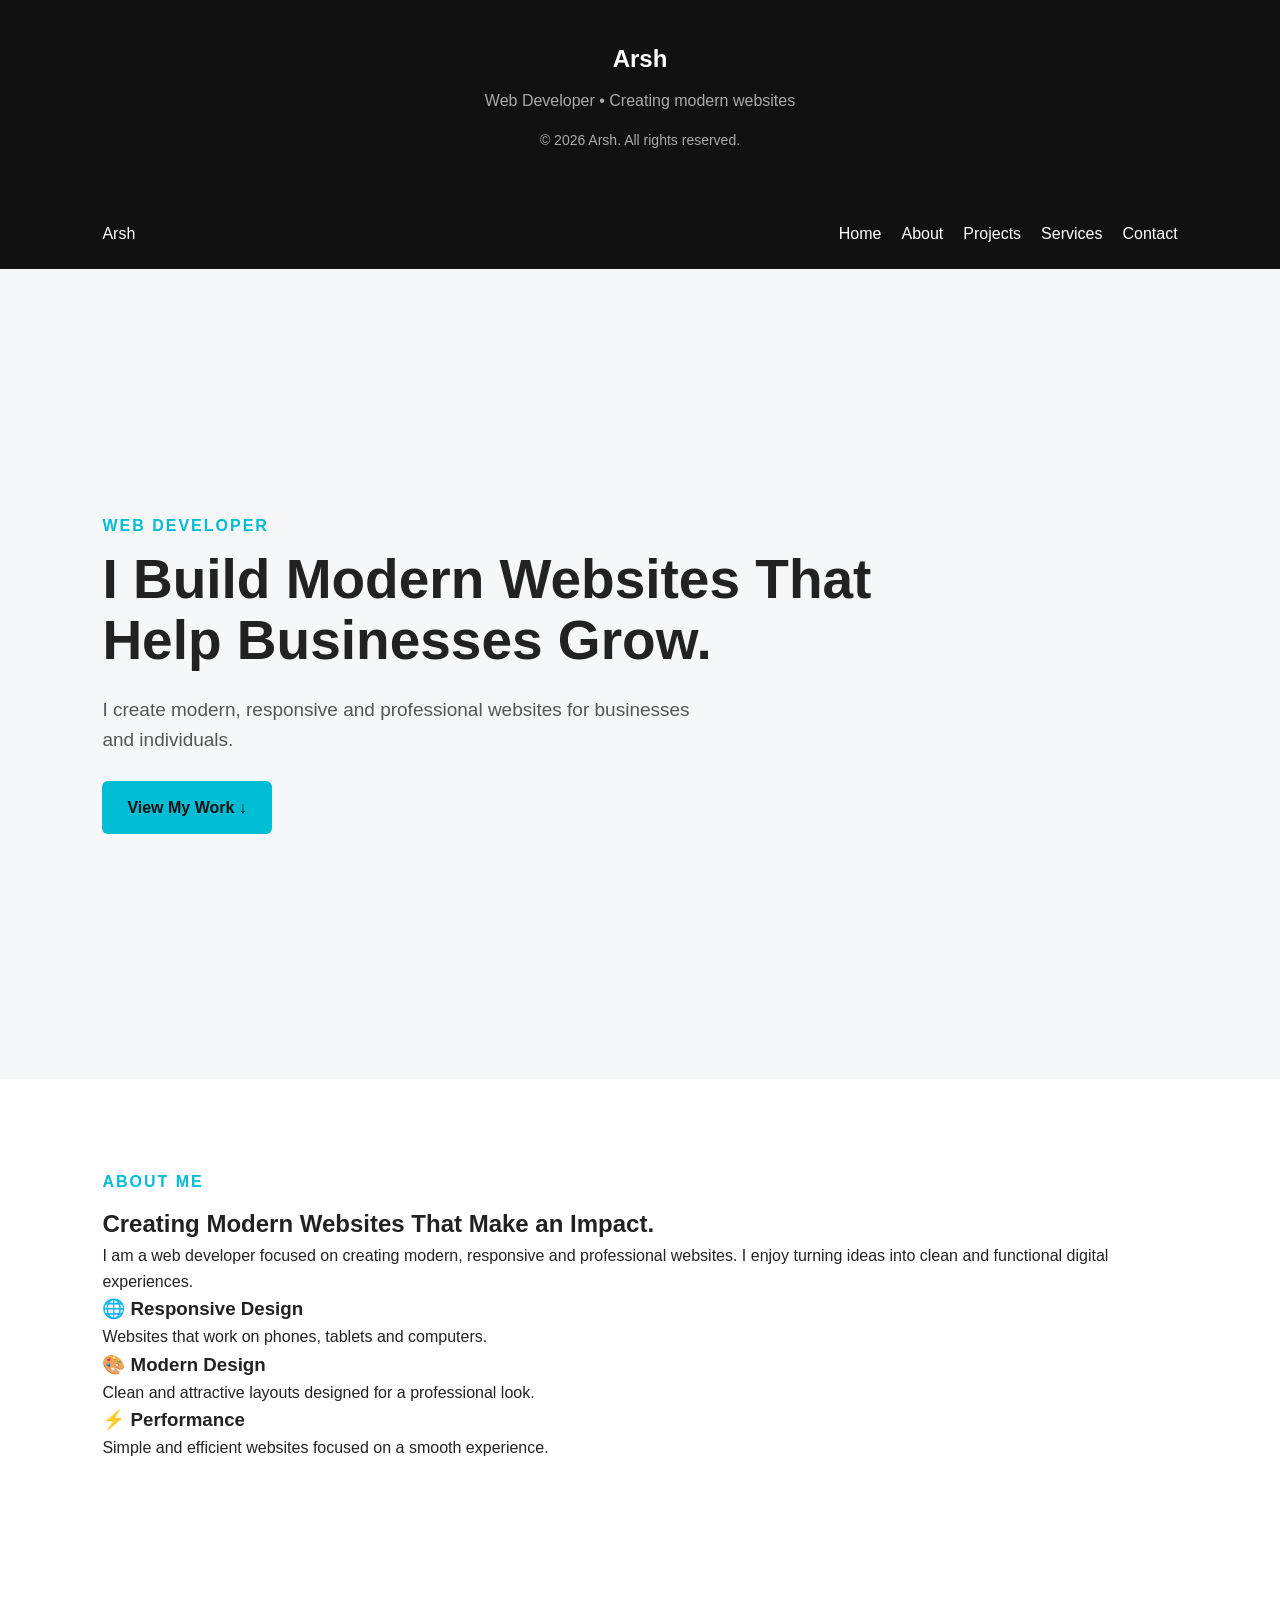
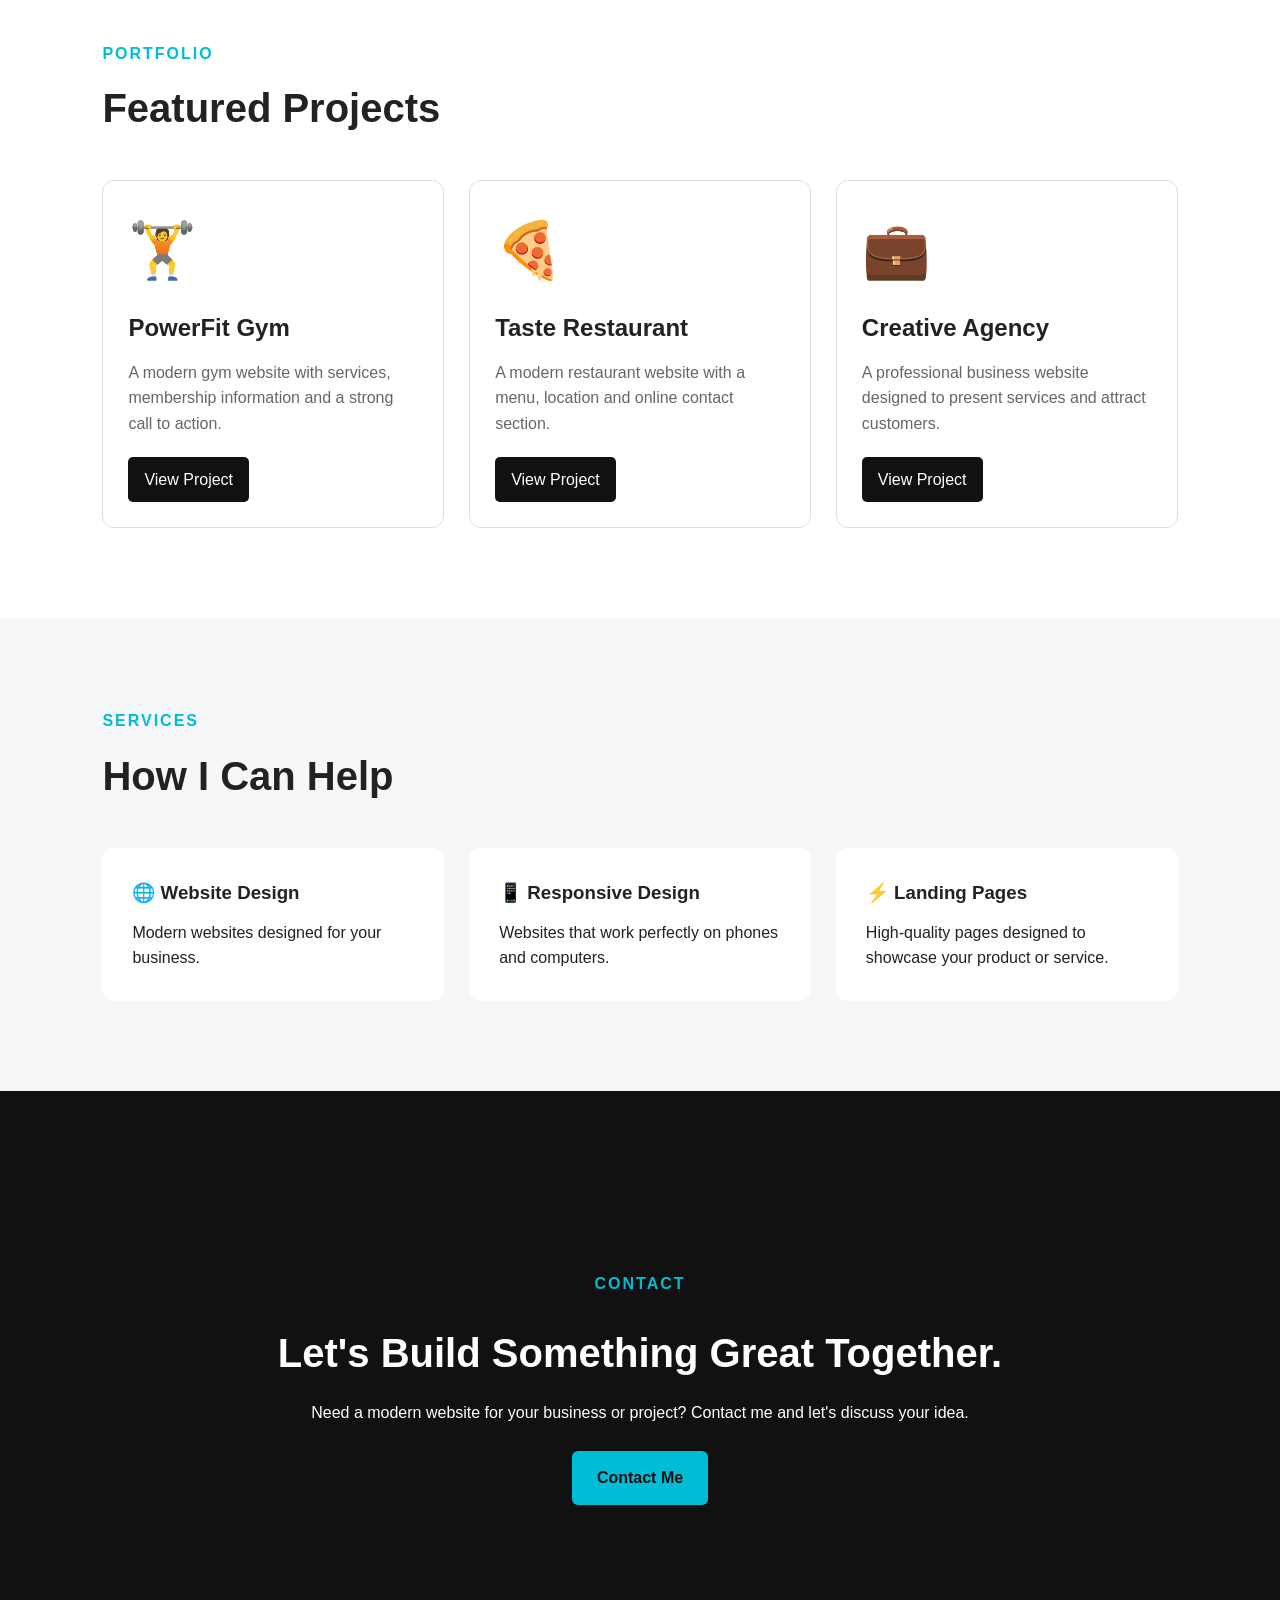
<file: index.html>
<!DOCTYPE html>
<html lang="en">
<head>
    <meta charset="UTF-8">
    <meta name="viewport" content="width=device-width, initial-scale=1.0">

    <title>Web Developer Portfolio</title>

    <link rel="stylesheet" href="style.css">
</head>
<footer>
    <h3>Arsh</h3>

    <p>Web Developer • Creating modern websites</p>

    <p class="copyright">
        © 2026 Arsh. All rights reserved.
    </p>
</footer>
<body>

    <!-- Navigation -->
    <nav>
    Arsh

        <div class="nav-links">
            <a href="#home">Home</a>
            <a href="#about">About</a>
            <a href="#projects">Projects</a>
            <a href="#services">Services</a>
            <a href="#contact">Contact</a>
        </div>
    </nav>


    <!-- Home -->
    <section id="home">

        <p class="small-title">WEB DEVELOPER</p>

        <h1>I Build Modern Websites That Help Businesses Grow.</h1>

        <p class="intro">
            I create modern, responsive and professional websites
            for businesses and individuals.
        </p>

        <a class="button" href="#projects">View My Work ↓</a>

    </section>


    <!-- Projects -->
  <!-- About Me Section -->
<section id="about">

    <p class="small-title">ABOUT ME</p>

    <h2>Creating Modern Websites That Make an Impact.</h2>

    <p class="about-text">
        I am a web developer focused on creating modern,
        responsive and professional websites. I enjoy turning
        ideas into clean and functional digital experiences.
    </p>

    <div class="skills">

        <div class="skill">
            <h3>🌐 Responsive Design</h3>
            <p>Websites that work on phones, tablets and computers.</p>
        </div>

        <div class="skill">
            <h3>🎨 Modern Design</h3>
            <p>Clean and attractive layouts designed for a professional look.</p>
        </div>

        <div class="skill">
            <h3>⚡ Performance</h3>
            <p>Simple and efficient websites focused on a smooth experience.</p>
        </div>

    </div>

</section>
    <section id="projects">

        <p class="small-title">PORTFOLIO</p>
        <h2>Featured Projects</h2>

        <div class="projects-container">

            <div class="project">
           <div class="project-image">🏋️</div>

                <h3>PowerFit Gym</h3>

                <p>
                    A modern gym website with services,
                    membership information and a strong call to action.
                </p>

                <a href="Gym%20website/index.html" class="project-button">
    View Project
                </a>
            </div>


            <div class="project">
                <div class="project-image">🍕</div>

                <h3>Taste Restaurant</h3>

                <p>
                    A modern restaurant website with a menu,
                    location and online contact section.
                </p>

                <a href="Restaurant%20website/index.html" class="project-button">
    View Project
                </a>
            </div>


            <div class="project">
               <div class="project-image">💼</div>

                <h3>Creative Agency</h3>

                <p>
                    A professional business website designed
                    to present services and attract customers.
                </p>

                <a href="Business%20website/index.html" class="project-button">
    View Project
                </a>
            </div>

        </div>

    </section>


    <!-- Services -->
    <section id="services">

        <p class="small-title">SERVICES</p>

        <h2>How I Can Help</h2>

        <div class="services-container">

            <div class="service">
                <h3>🌐 Website Design</h3>
                <p>Modern websites designed for your business.</p>
            </div>

            <div class="service">
                <h3>📱 Responsive Design</h3>
                <p>Websites that work perfectly on phones and computers.</p>
            </div>

            <div class="service">
                <h3>⚡ Landing Pages</h3>
                <p>High-quality pages designed to showcase your product or service.</p>
            </div>

        </div>

    </section>


    <!-- Contact -->
    <section id="contact">

        <section id="contact">

    <p class="small-title">CONTACT</p>

    <h2>Let's Build Something Great Together.</h2>

    <p>
        Need a modern website for your business or project?
        Contact me and let's discuss your idea.
    </p>

    <a href="mailto:YOUR-arsh1239614@gmail.com" class="button">
        Contact Me
    </a>

        </section>
</file>
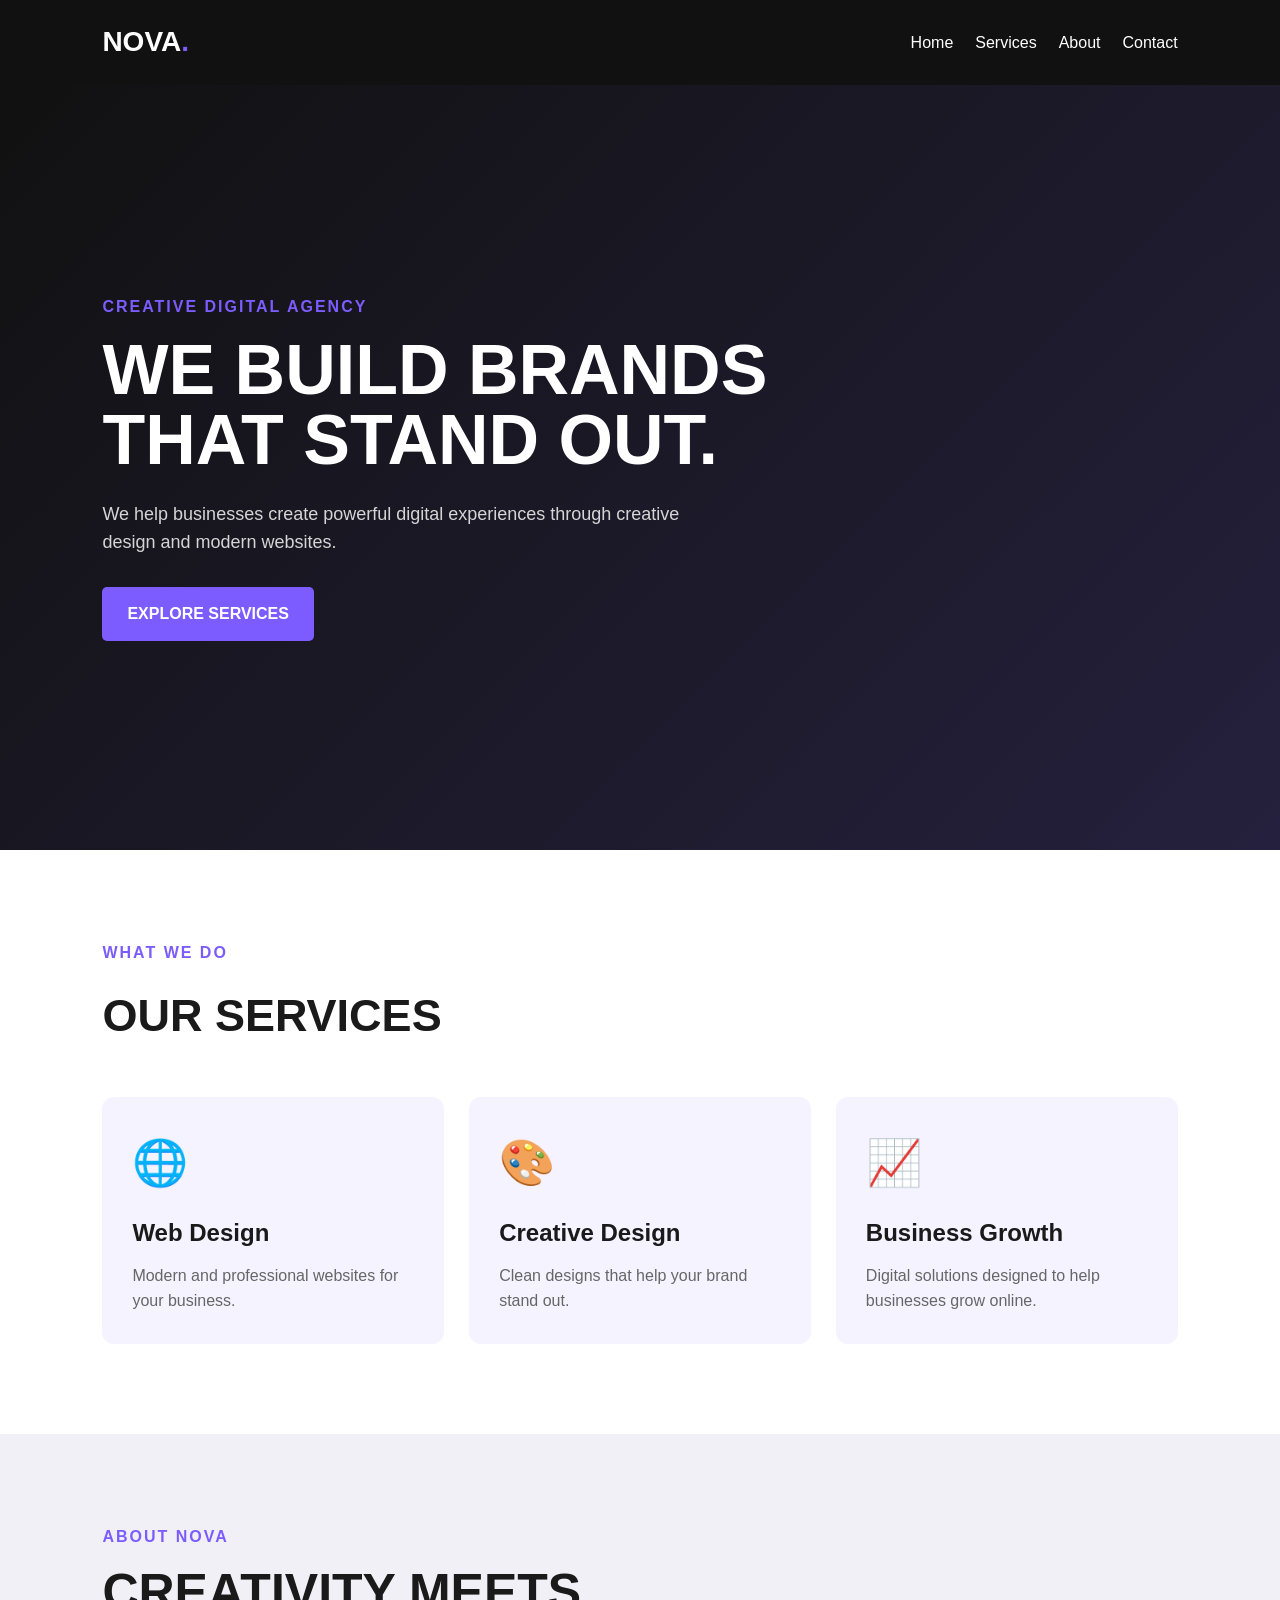
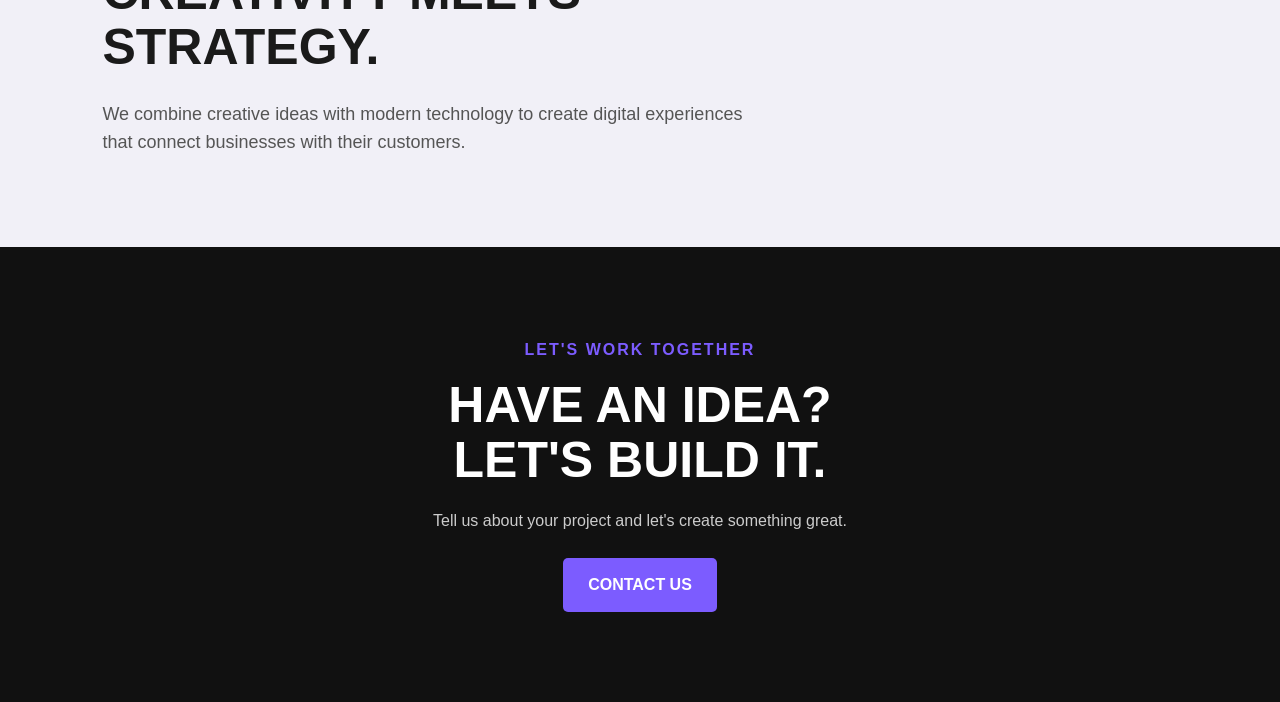
<file: Business website/index.html>
<!DOCTYPE html>
<html lang="en">

<head>
    <meta charset="UTF-8">
    <meta name="viewport" content="width=device-width, initial-scale=1.0">

    <title>Nova Creative</title>

    <link rel="stylesheet" href="style.css">
</head>

<body>

    <!-- Navigation -->
    <nav>
        <h2>NOVA<span>.</span></h2>

        <div class="nav-links">
            <a href="#home">Home</a>
            <a href="#services">Services</a>
            <a href="#about">About</a>
            <a href="#contact">Contact</a>
        </div>
    </nav>


    <!-- Hero Section -->
    <section id="home" class="hero">

        <p class="tag">CREATIVE DIGITAL AGENCY</p>

        <h1>WE BUILD BRANDS<br>THAT STAND OUT.</h1>

        <p class="hero-text">
            We help businesses create powerful digital experiences
            through creative design and modern websites.
        </p>

        <a href="#services" class="btn">EXPLORE SERVICES</a>

    </section>


    <!-- Services -->
    <section id="services">

        <p class="tag">WHAT WE DO</p>
        <h2>OUR SERVICES</h2>

        <div class="services-container">

            <div class="service-card">
                <div class="service-icon">🌐</div>
                <h3>Web Design</h3>
                <p>Modern and professional websites for your business.</p>
            </div>

            <div class="service-card">
                <div class="service-icon">🎨</div>
                <h3>Creative Design</h3>
                <p>Clean designs that help your brand stand out.</p>
            </div>

            <div class="service-card">
                <div class="service-icon">📈</div>
                <h3>Business Growth</h3>
                <p>Digital solutions designed to help businesses grow online.</p>
            </div>

        </div>

    </section>


    <!-- About -->
    <section id="about">

        <p class="tag">ABOUT NOVA</p>

        <h2>CREATIVITY MEETS<br>STRATEGY.</h2>

        <p>
            We combine creative ideas with modern technology to create
            digital experiences that connect businesses with their customers.
        </p>

    </section>


    <!-- Contact -->
    <section id="contact">

        <p class="tag">LET'S WORK TOGETHER</p>

        <h2>HAVE AN IDEA?<br>LET'S BUILD IT.</h2>

        <p>Tell us about your project and let's create something great.</p>

        <a href="mailto:your@email.com" class="btn">CONTACT US</a>

    </section>


    <script src="script.js"></script>

</body>
</html>
</file>
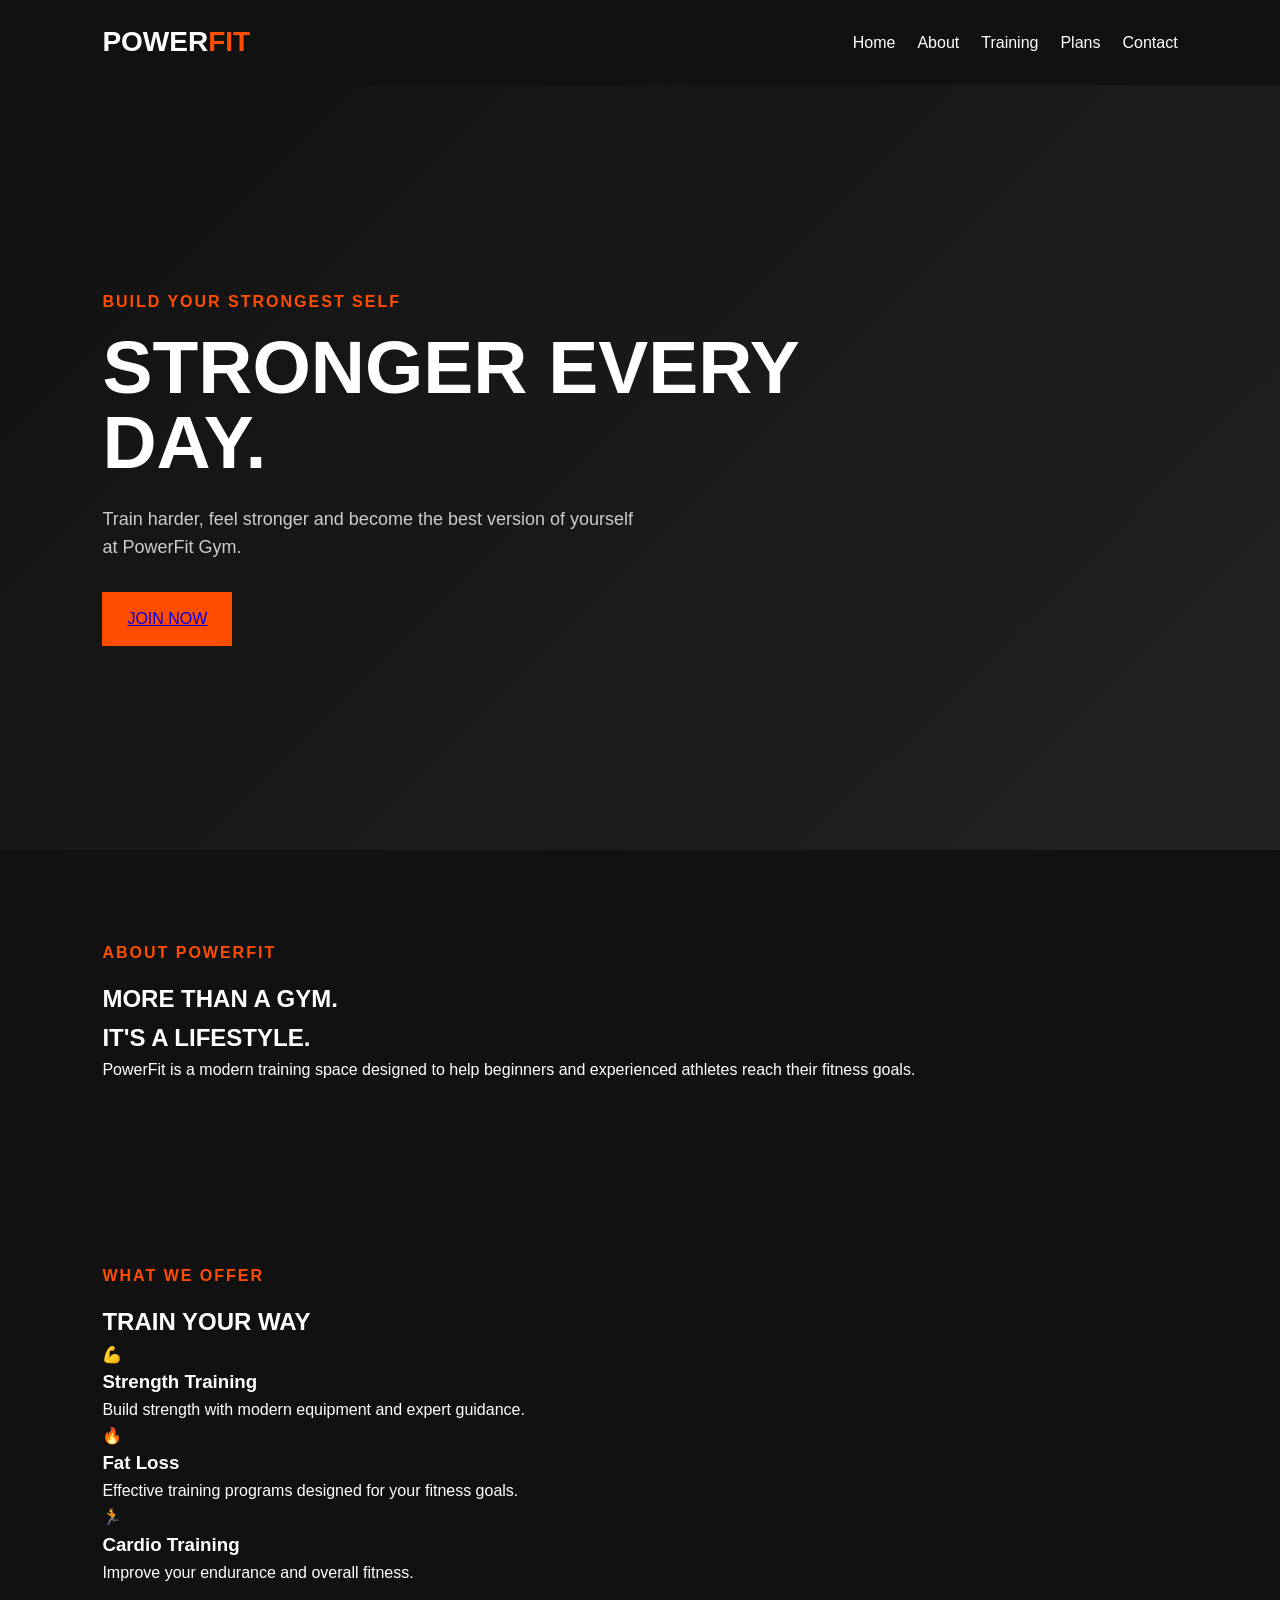
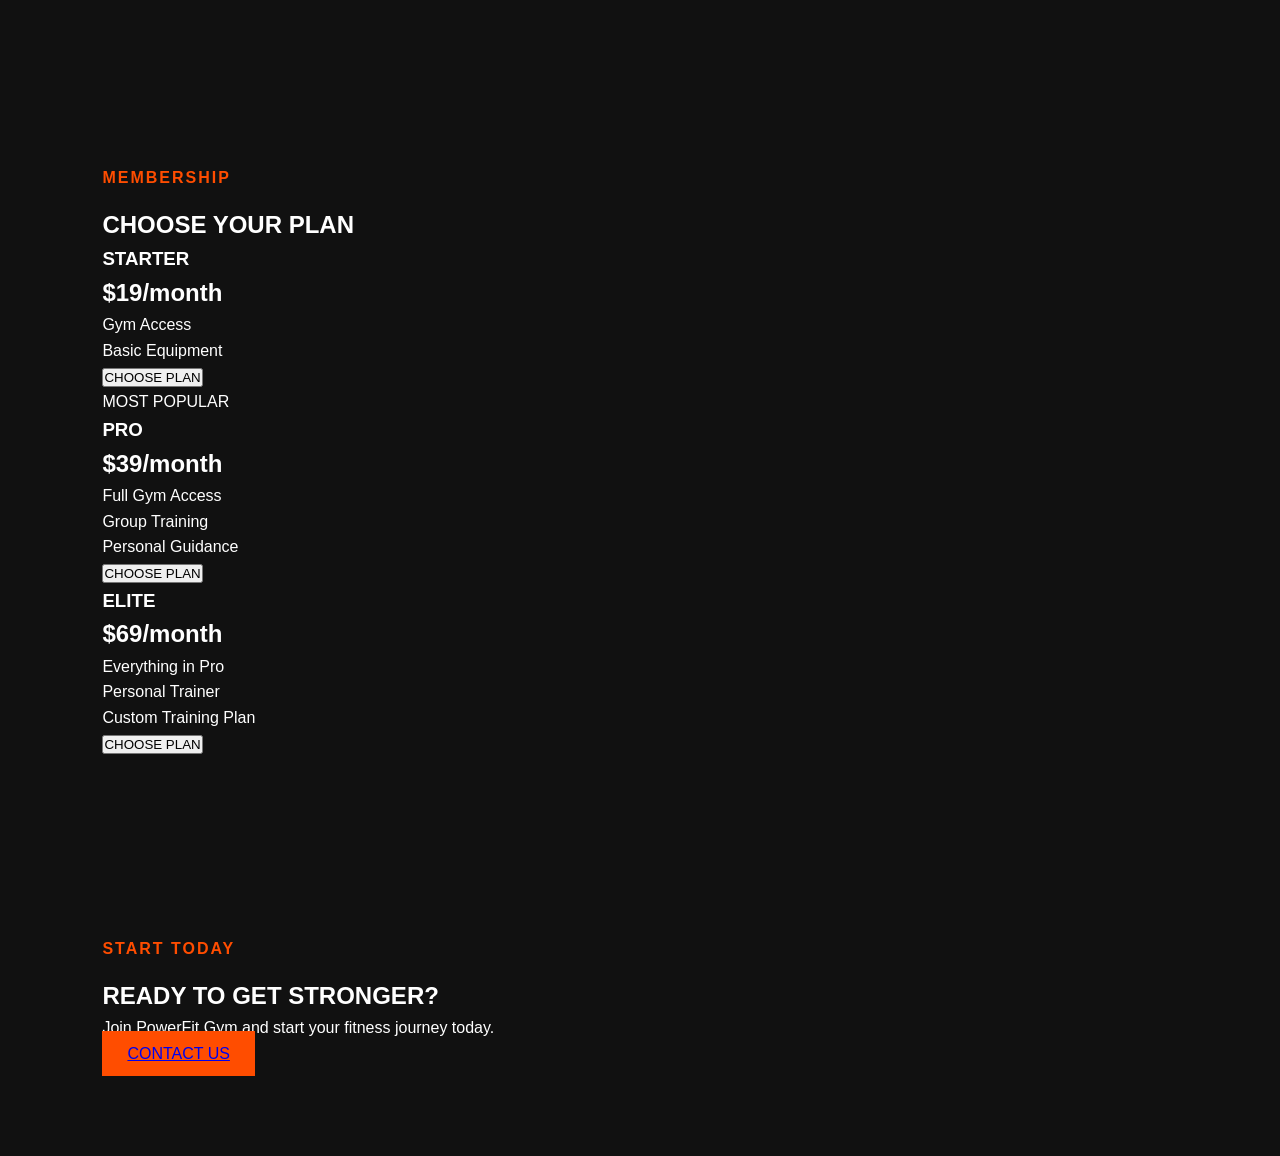
<file: Gym website/index.html>
<!DOCTYPE html>
<html lang="en">

<head>
    <meta charset="UTF-8">
    <meta name="viewport" content="width=device-width, initial-scale=1.0">

    <title>PowerFit Gym</title>

    <link rel="stylesheet" href="style.css">
</head>

<body>

    <!-- Navigation -->
    <nav>
        <h2>POWER<span>FIT</span></h2>

        <div class="nav-links">
            <a href="#home">Home</a>
            <a href="#about">About</a>
            <a href="#training">Training</a>
            <a href="#plans">Plans</a>
            <a href="#contact">Contact</a>
        </div>
    </nav>


    <!-- Hero Section -->
    <section id="home" class="hero">

        <p class="tag">BUILD YOUR STRONGEST SELF</p>

        <h1>STRONGER EVERY<br>DAY.</h1>

        <p class="hero-text">
            Train harder, feel stronger and become the best
            version of yourself at PowerFit Gym.
        </p>

        <a href="#plans" class="btn">JOIN NOW</a>

    </section>


    <!-- About -->
    <section id="about">

        <p class="tag">ABOUT POWERFIT</p>

        <h2>MORE THAN A GYM.<br>IT'S A LIFESTYLE.</h2>

        <p>
            PowerFit is a modern training space designed to help
            beginners and experienced athletes reach their fitness goals.
        </p>

    </section>


    <!-- Training -->
    <section id="training">

        <p class="tag">WHAT WE OFFER</p>

        <h2>TRAIN YOUR WAY</h2>

        <div class="training-container">

            <div class="training-card">
                <div class="icon">💪</div>
                <h3>Strength Training</h3>
                <p>Build strength with modern equipment and expert guidance.</p>
            </div>

            <div class="training-card">
                <div class="icon">🔥</div>
                <h3>Fat Loss</h3>
                <p>Effective training programs designed for your fitness goals.</p>
            </div>

            <div class="training-card">
                <div class="icon">🏃</div>
                <h3>Cardio Training</h3>
                <p>Improve your endurance and overall fitness.</p>
            </div>

        </div>

    </section>


    <!-- Plans -->
    <section id="plans">

        <p class="tag">MEMBERSHIP</p>

        <h2>CHOOSE YOUR PLAN</h2>

        <div class="plans-container">

            <div class="plan">
                <h3>STARTER</h3>
                <h2>$19<span>/month</span></h2>

                <p>Gym Access</p>
                <p>Basic Equipment</p>

                <button>CHOOSE PLAN</button>
            </div>

            <div class="plan popular">
                <p class="popular-text">MOST POPULAR</p>

                <h3>PRO</h3>
                <h2>$39<span>/month</span></h2>

                <p>Full Gym Access</p>
                <p>Group Training</p>
                <p>Personal Guidance</p>

                <button>CHOOSE PLAN</button>
            </div>

            <div class="plan">
                <h3>ELITE</h3>
                <h2>$69<span>/month</span></h2>

                <p>Everything in Pro</p>
                <p>Personal Trainer</p>
                <p>Custom Training Plan</p>

                <button>CHOOSE PLAN</button>
            </div>

        </div>

    </section>


    <!-- Contact -->
    <section id="contact">

        <p class="tag">START TODAY</p>

        <h2>READY TO GET STRONGER?</h2>

        <p>Join PowerFit Gym and start your fitness journey today.</p>

        <a href="mailto:your@email.com" class="btn">CONTACT US</a>

    </section>


    <script src="script.js"></script>

</body>
</html
</file>
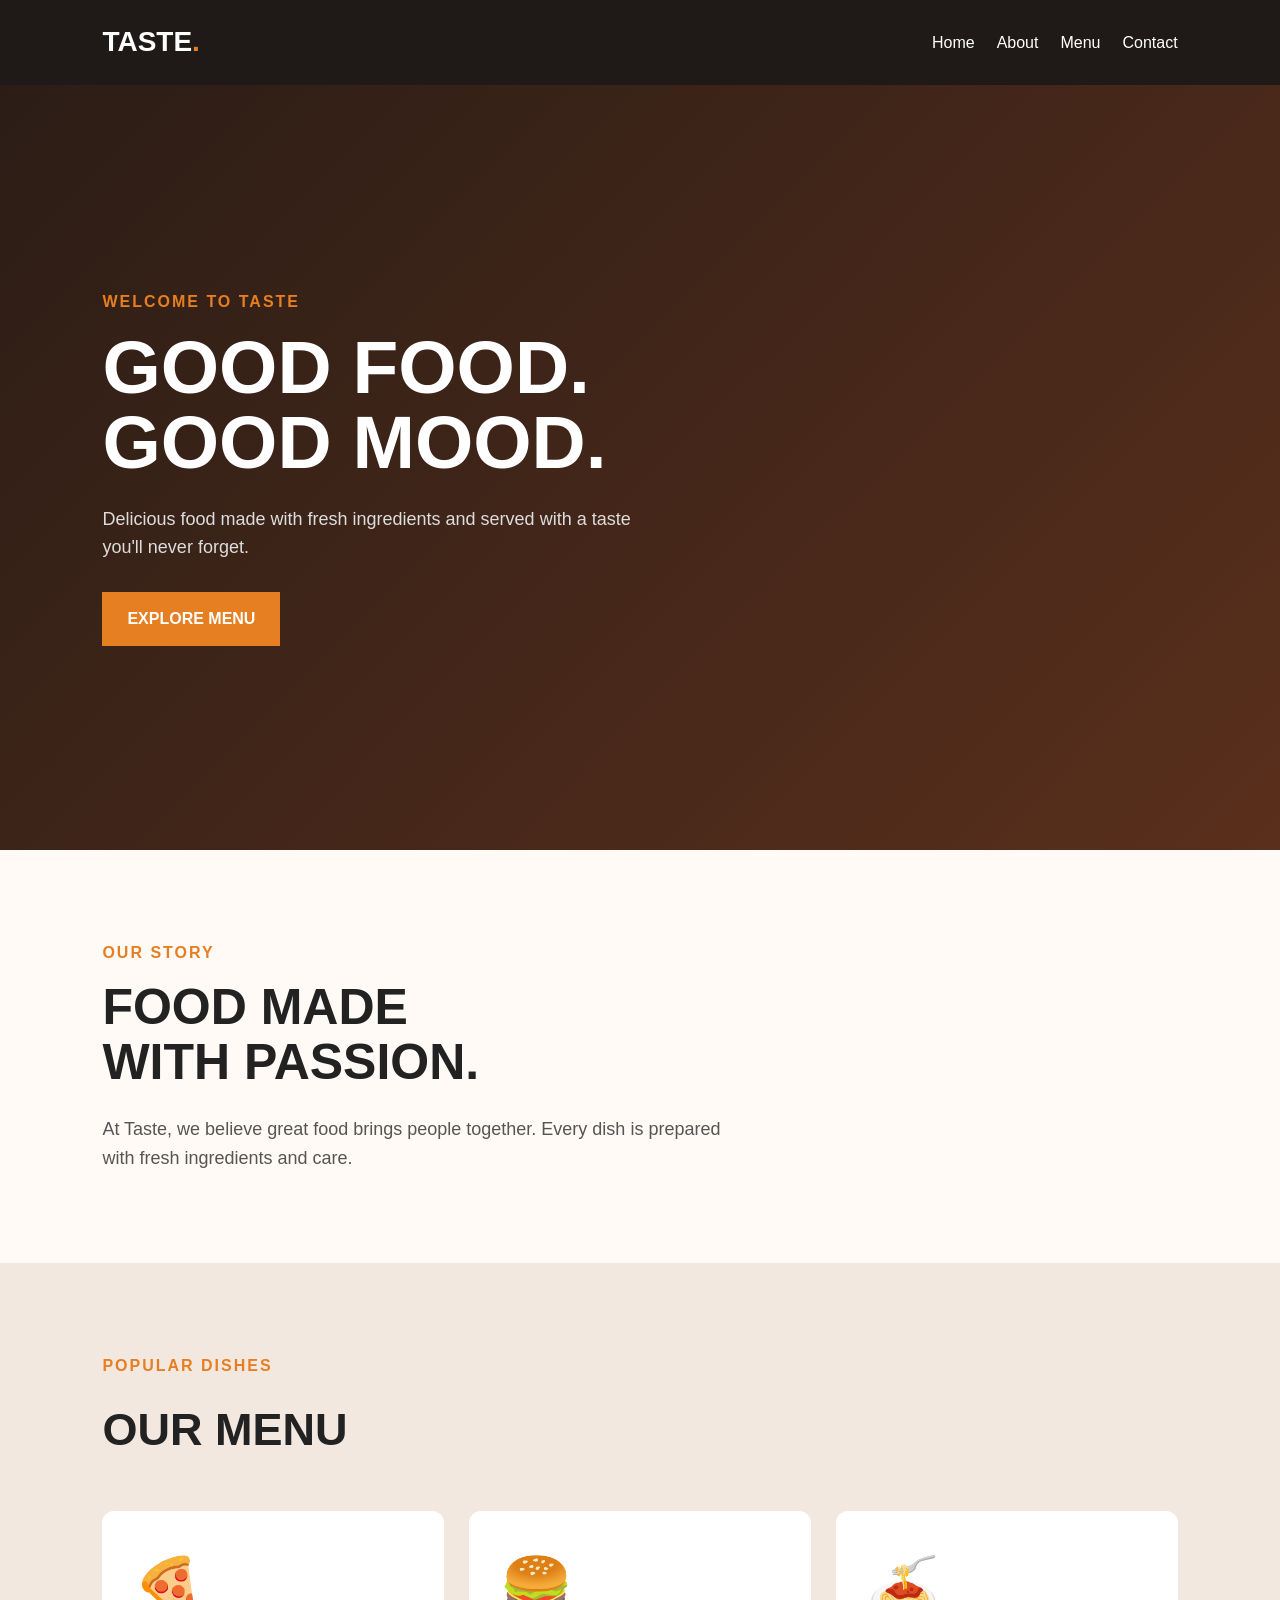
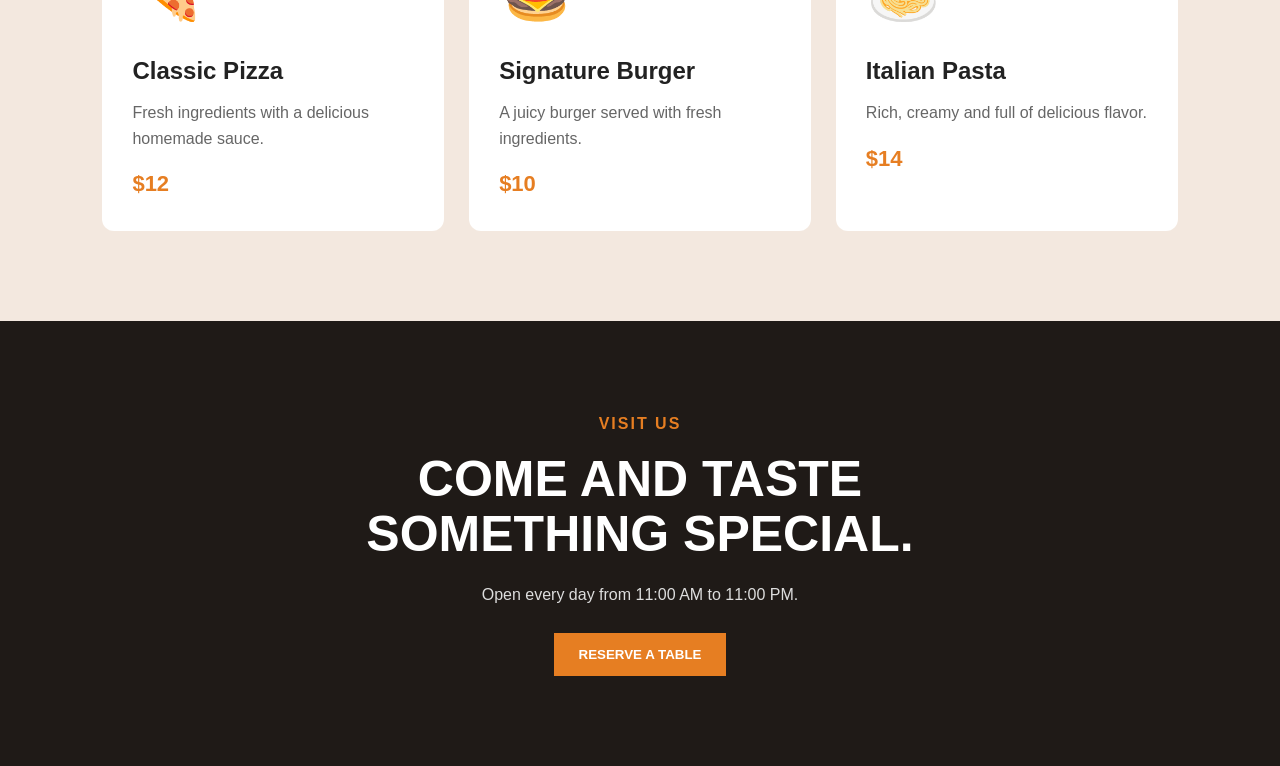
<file: Restaurant website/index.html>
<!DOCTYPE html>
<html lang="en">

<head>
    <meta charset="UTF-8">
    <meta name="viewport" content="width=device-width, initial-scale=1.0">

    <title>Taste Restaurant</title>

    <link rel="stylesheet" href="style.css">
</head>

<body>

    <!-- Navigation -->
    <nav>
        <h2>TASTE<span>.</span></h2>

        <div class="nav-links">
            <a href="#home">Home</a>
            <a href="#about">About</a>
            <a href="#menu">Menu</a>
            <a href="#contact">Contact</a>
        </div>
    </nav>

    <!-- Hero -->
    <section id="home" class="hero">

        <p class="tag">WELCOME TO TASTE</p>

        <h1>GOOD FOOD.<br>GOOD MOOD.</h1>

        <p class="hero-text">
            Delicious food made with fresh ingredients and served
            with a taste you'll never forget.
        </p>

        <a href="#menu" class="btn">EXPLORE MENU</a>

    </section>

    <!-- About -->
    <section id="about">

        <p class="tag">OUR STORY</p>

        <h2>FOOD MADE<br>WITH PASSION.</h2>

        <p>
            At Taste, we believe great food brings people together.
            Every dish is prepared with fresh ingredients and care.
        </p>

    </section>

    <!-- Menu -->
    <section id="menu">

        <p class="tag">POPULAR DISHES</p>

        <h2>OUR MENU</h2>

        <div class="menu-container">

            <div class="food-card">
                <div class="food-image">🍕</div>
                <h3>Classic Pizza</h3>
                <p>Fresh ingredients with a delicious homemade sauce.</p>
                <strong>$12</strong>
            </div>

            <div class="food-card">
                <div class="food-image">🍔</div>
                <h3>Signature Burger</h3>
                <p>A juicy burger served with fresh ingredients.</p>
                <strong>$10</strong>
            </div>

            <div class="food-card">
                <div class="food-image">🍝</div>
                <h3>Italian Pasta</h3>
                <p>Rich, creamy and full of delicious flavor.</p>
                <strong>$14</strong>
            </div>

        </div>

    </section>

    <!-- Contact -->
    <section id="contact">

        <p class="tag">VISIT US</p>

        <h2>COME AND TASTE<br>SOMETHING SPECIAL.</h2>

        <p>Open every day from 11:00 AM to 11:00 PM.</p>

        <button class="btn">RESERVE A TABLE</button>

    </section>

    <script src="script.js"></script>

</body>
</html>
</file>
<file: style.css>
* {
    margin: 0;
    padding: 0;
    box-sizing: border-box;
}

html {
    scroll-behavior: smooth;
}

body {
    font-family: Arial, sans-serif;
    line-height: 1.6;
    color: #222;
}

/* Navigation */
nav {
    display: flex;
    justify-content: space-between;
    align-items: center;
    padding: 22px 8%;
    background: #111;
    color: white;
    position: sticky;
    top: 0;
    z-index: 100;
}

nav h2 {
    font-size: 25px;
}

nav h2 span {
    color: #00bcd4;
}

.nav-links {
    display: flex;
    gap: 20px;
}

nav a {
    color: white;
    text-decoration: none;
}

/* Sections */
section {
    padding: 90px 8%;
}

.small-title {
    color: #00bcd4;
    font-weight: bold;
    letter-spacing: 2px;
    margin-bottom: 10px;
}

/* Home */
#home {
    min-height: 90vh;
    display: flex;
    flex-direction: column;
    justify-content: center;
    background: #f5f7f8;
}

#home h1 {
    font-size: 55px;
    max-width: 850px;
    line-height: 1.1;
}

.intro {
    font-size: 19px;
    max-width: 600px;
    margin: 25px 0;
    color: #555;
}

.button {
    display: inline-block;
    width: fit-content;
    background: #00bcd4;
    color: #111;
    padding: 14px 25px;
    text-decoration: none;
    font-weight: bold;
    border-radius: 6px;
    transition: 0.3s;
}

.button:hover {
    transform: translateY(-3px);
}

/* Projects */
#projects h2,
#services h2,
#contact h2 {
    font-size: 40px;
    margin-bottom: 40px;
}

.projects-container {
    display: grid;
    grid-template-columns: repeat(3, 1fr);
    gap: 25px;
}

.project {
    padding: 25px;
    border: 1px solid #ddd;
    border-radius: 12px;
    transition: 0.3s;
}

.project:hover {
    transform: translateY(-8px);
    box-shadow: 0 10px 25px rgba(0,0,0,0.1);
}

.project-image {
    font-size: 55px;
    margin-bottom: 15px;
}

.project h3 {
    font-size: 24px;
    margin-bottom: 12px;
}

.project p {
    color: #666;
    margin-bottom: 20px;
}

.project button {
    background: #111;
    color: white;
    border: none;
    padding: 10px 16px;
    border-radius: 5px;
}

/* Services */
#services {
    background: #f5f7f8;
}

.services-container {
    display: grid;
    grid-template-columns: repeat(3, 1fr);
    gap: 25px;
}

.service {
    background: white;
    padding: 30px;
    border-radius: 12px;
}

.service h3 {
    margin-bottom: 12px;
}

/* Contact */
#contact {
    background: #111;
    color: white;
    text-align: center;
}

#contact h2 {
    margin-bottom: 15px;
}

#contact p {
    margin-bottom: 25px;
}

/* Mobile */
@media (max-width: 700px) {

    nav {
        flex-direction: column;
        gap: 15px;
    }

    .nav-links {
        gap: 12px;
        font-size: 14px;
    }

    #home h1 {
        font-size: 40px;
    }

    .projects-container,
    .services-container {
        grid-template-columns: 1fr;
    }

    section {
        padding: 70px 7%;
    }
}
.project-button {
    display: inline-block;
    background: #111;
    color: white;
    text-decoration: none;
    padding: 10px 16px;
    border-radius: 5px;
}
<!-- About Me Section -->
<section id="about">

    <p class="small-title">ABOUT ME</p>

    <h2>Creating Modern Websites That Make an Impact.</h2>

    <p class="about-text">
        I am a web developer focused on creating modern,
        responsive and professional websites. I enjoy turning
        ideas into clean and functional digital experiences.
    </p>

    <div class="skills">

        <div class="skill">
            <h3>🌐 Responsive Design</h3>
            <p>Websites that work on phones, tablets and computers.</p>
        </div>

        <div class="skill">
            <h3>🎨 Modern Design</h3>
            <p>Clean and attractive layouts designed for a professional look.</p>
        </div>

        <div class="skill">
            <h3>⚡ Performance</h3>
            <p>Simple and efficient websites focused on a smooth experience.</p>
        </div>

    </div>

</section>
.project-img {
    width: 100%;
    height: 180px;
    object-fit: cover;
    border-radius: 8px;
    margin-bottom: 18px;
    border: 1px solid #ddd;
}
footer {
    background: #111;
    color: white;
    text-align: center;
    padding: 40px 8%;
}

footer h3 {
    font-size: 24px;
    margin-bottom: 10px;
}

footer p {
    color: #aaa;
    margin-bottom: 8px;
}

.copyright {
    font-size: 14px;
    margin-top: 15px;
}
</file>
<file: Business website/style.css>
*{
    margin: 0;
    padding: 0;
    box-sizing: border-box;
}

html {
    scroll-behavior: smooth;
}

body {
    font-family: Arial, sans-serif;
    background: #f7f7f7;
    color: #1a1a1a;
    line-height: 1.6;
}

/* Navigation */
nav {
    display: flex;
    justify-content: space-between;
    align-items: center;
    padding: 20px 8%;
    background: #111;
    color: white;
    position: sticky;
    top: 0;
    z-index: 100;
}

nav h2 {
    font-size: 28px;
}

nav h2 span {
    color: #7c5cff;
}

.nav-links {
    display: flex;
    gap: 22px;
}

.nav-links a {
    color: white;
    text-decoration: none;
}

/* General */
section {
    padding: 90px 8%;
}

.tag {
    color: #7c5cff;
    font-weight: bold;
    letter-spacing: 2px;
    margin-bottom: 15px;
}

/* Hero */
.hero {
    min-height: 85vh;
    display: flex;
    flex-direction: column;
    justify-content: center;
    background: linear-gradient(135deg, #111, #25203d);
    color: white;
}

.hero h1 {
    font-size: 70px;
    line-height: 1;
    margin-bottom: 25px;
}

.hero-text {
    max-width: 580px;
    color: #d5d5d5;
    font-size: 18px;
    margin-bottom: 30px;
}

.btn {
    display: inline-block;
    width: fit-content;
    padding: 14px 25px;
    background: #7c5cff;
    color: white;
    text-decoration: none;
    border-radius: 5px;
    font-weight: bold;
    transition: 0.3s;
}

.btn:hover {
    transform: translateY(-3px);
}

/* Services */
#services {
    background: white;
}

#services h2 {
    font-size: 45px;
    margin-bottom: 45px;
}

.services-container {
    display: grid;
    grid-template-columns: repeat(3, 1fr);
    gap: 25px;
}

.service-card {
    padding: 30px;
    background: #f5f3ff;
    border-radius: 12px;
    transition: 0.3s;
}

.service-card:hover {
    transform: translateY(-8px);
}

.service-icon {
    font-size: 45px;
    margin-bottom: 15px;
}

.service-card h3 {
    font-size: 24px;
    margin-bottom: 10px;
}

.service-card p {
    color: #666;
}

/* About */
#about {
    background: #f1f0f7;
}

#about h2 {
    font-size: 50px;
    line-height: 1.1;
    margin-bottom: 25px;
}

#about > p:last-child {
    max-width: 650px;
    color: #555;
    font-size: 18px;
}

/* Contact */
#contact {
    background: #111;
    color: white;
    text-align: center;
}

#contact h2 {
    font-size: 50px;
    line-height: 1.1;
    margin-bottom: 20px;
}

#contact > p:not(.tag) {
    color: #ccc;
    margin-bottom: 25px;
}

/* Mobile */
@media (max-width: 700px) {

    nav {
        flex-direction: column;
        gap: 15px;
    }

    .nav-links {
        flex-wrap: wrap;
        justify-content: center;
        gap: 12px;
        font-size: 14px;
    }

    .hero h1 {
        font-size: 50px;
    }

    #about h2,
    #contact h2 {
        font-size: 38px;
    }

    .services-container {
        grid-template-columns: 1fr;
    }

    section {
        padding: 70px 7%;
    }
}
</file>
<file: Gym website/style.css>
* {
    margin: 0;
    padding: 0;
    box-sizing: border-box;
}

html {
    scroll-behavior: smooth;
}

body {
    font-family: Arial, sans-serif;
    background: #111;
    color: white;
    line-height: 1.6;
}

/* Navigation */
nav {
    display: flex;
    justify-content: space-between;
    align-items: center;
    padding: 20px 8%;
    background: #111;
    position: sticky;
    top: 0;
    z-index: 100;
}

nav h2 {
    font-size: 28px;
}

nav h2 span {
    color: #ff4d00;
}

.nav-links {
    display: flex;
    gap: 22px;
}

.nav-links a {
    color: white;
    text-decoration: none;
}

/* General Sections */
section {
    padding: 90px 8%;
}

.tag {
    color: #ff4d00;
    font-weight: bold;
    letter-spacing: 2px;
    margin-bottom: 15px;
}

/* Hero */
.hero {
    min-height: 85vh;
    display: flex;
    flex-direction: column;
    justify-content: center;
    background: linear-gradient(135deg, #111, #222);
}

.hero h1 {
    font-size: 75px;
    line-height: 1;
    margin-bottom: 25px;
}

.hero-text {
    max-width: 550px;
    color: #ccc;
    font-size: 18px;
    margin-bottom: 30px;
}

.btn {
    width: fit-content;
    padding: 14px 25px;
    background: #ff4d00;
    color:
</file>
<file: Restaurant website/style.css>
* {
    margin: 0;
    padding: 0;
    box-sizing: border-box;
}

html {
    scroll-behavior: smooth;
}

body {
    font-family: Arial, sans-serif;
    background: #fffaf5;
    color: #222;
    line-height: 1.6;
}

/* Navigation */
nav {
    display: flex;
    justify-content: space-between;
    align-items: center;
    padding: 20px 8%;
    background: #1f1a17;
    color: white;
    position: sticky;
    top: 0;
    z-index: 100;
}

nav h2 {
    font-size: 28px;
}

nav h2 span {
    color: #e67e22;
}

.nav-links {
    display: flex;
    gap: 22px;
}

.nav-links a {
    color: white;
    text-decoration: none;
}

/* General */
section {
    padding: 90px 8%;
}

.tag {
    color: #e67e22;
    font-weight: bold;
    letter-spacing: 2px;
    margin-bottom: 15px;
}

/* Hero */
.hero {
    min-height: 85vh;
    display: flex;
    flex-direction: column;
    justify-content: center;
    background: linear-gradient(135deg, #2b1d16, #5a2f1c);
    color: white;
}

.hero h1 {
    font-size: 75px;
    line-height: 1;
    margin-bottom: 25px;
}

.hero-text {
    max-width: 550px;
    color: #ddd;
    font-size: 18px;
    margin-bottom: 30px;
}

.btn {
    width: fit-content;
    padding: 14px 25px;
    background: #e67e22;
    color: white;
    text-decoration: none;
    border: none;
    font-weight: bold;
    cursor: pointer;
}

/* About */
#about {
    background: #fffaf5;
}

#about h2 {
    font-size: 50px;
    line-height: 1.1;
    margin-bottom: 25px;
}

#about > p:last-child {
    max-width: 650px;
    color: #555;
    font-size: 18px;
}

/* Menu */
#menu {
    background: #f3e8df;
}

#menu h2 {
    font-size: 45px;
    margin-bottom: 45px;
}

.menu-container {
    display: grid;
    grid-template-columns: repeat(3, 1fr);
    gap: 25px;
}

.food-card {
    background: white;
    padding: 30px;
    border-radius: 12px;
    transition: 0.3s;
}

.food-card:hover {
    transform: translateY(-8px);
}

.food-image {
    font-size: 60px;
    margin-bottom: 15px;
}

.food-card h3 {
    font-size: 24px;
    margin-bottom: 10px;
}

.food-card p {
    color: #666;
    margin-bottom: 15px;
}

.food-card strong {
    color: #e67e22;
    font-size: 22px;
}

/* Contact */
#contact {
    background: #1f1a17;
    color: white;
    text-align: center;
}

#contact h2 {
    font-size: 50px;
    line-height: 1.1;
    margin-bottom: 20px;
}

#contact > p:not(.tag) {
    color: #ddd;
    margin-bottom: 25px;
}

/* Mobile */
@media (max-width: 700px) {

    nav {
        flex-direction: column;
        gap: 15px;
    }

    .nav-links {
        flex-wrap: wrap;
        justify-content: center;
        gap: 12px;
        font-size: 14px;
    }

    .hero h1 {
        font-size: 52px;
    }

    #about h2,
    #contact h2 {
        font-size: 38px;
    }

    .menu-container {
        grid-template-columns: 1fr;
    }

    section {
        padding: 70px 7%;
    }
}
</file>
